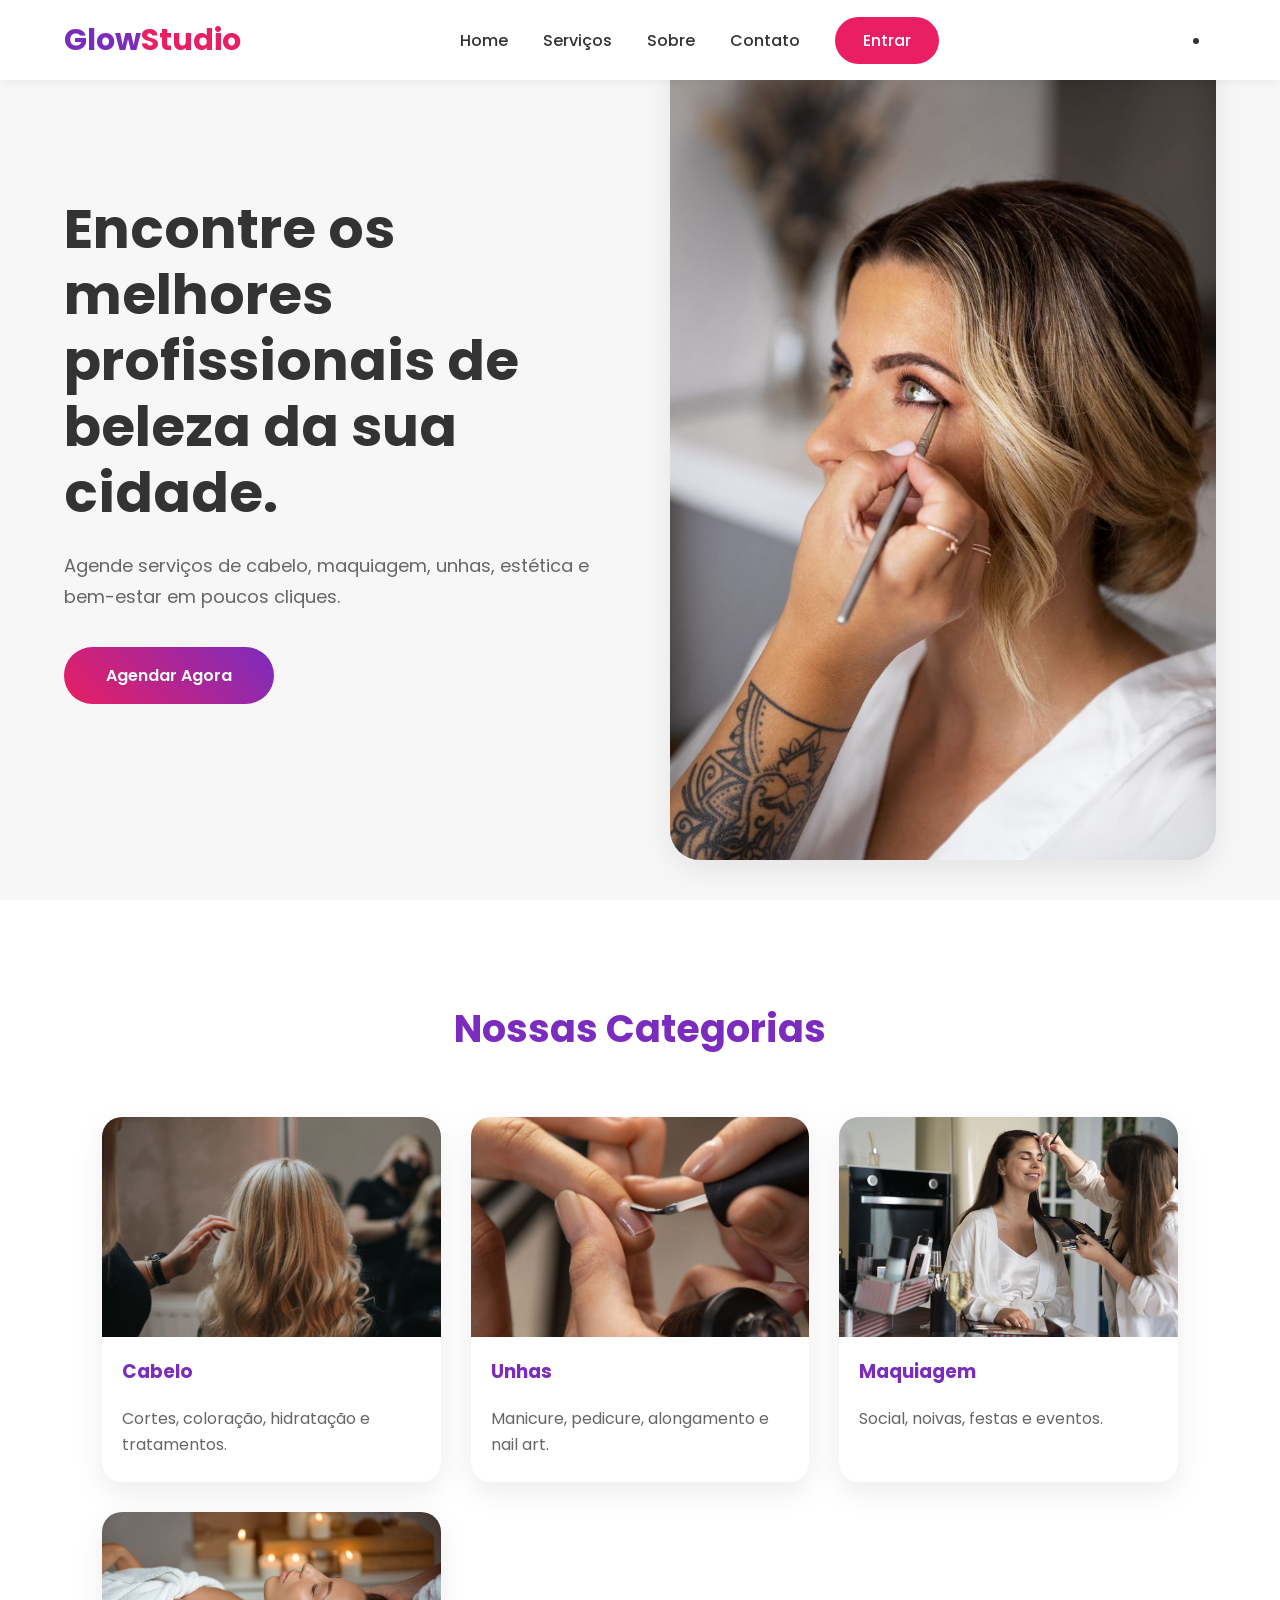
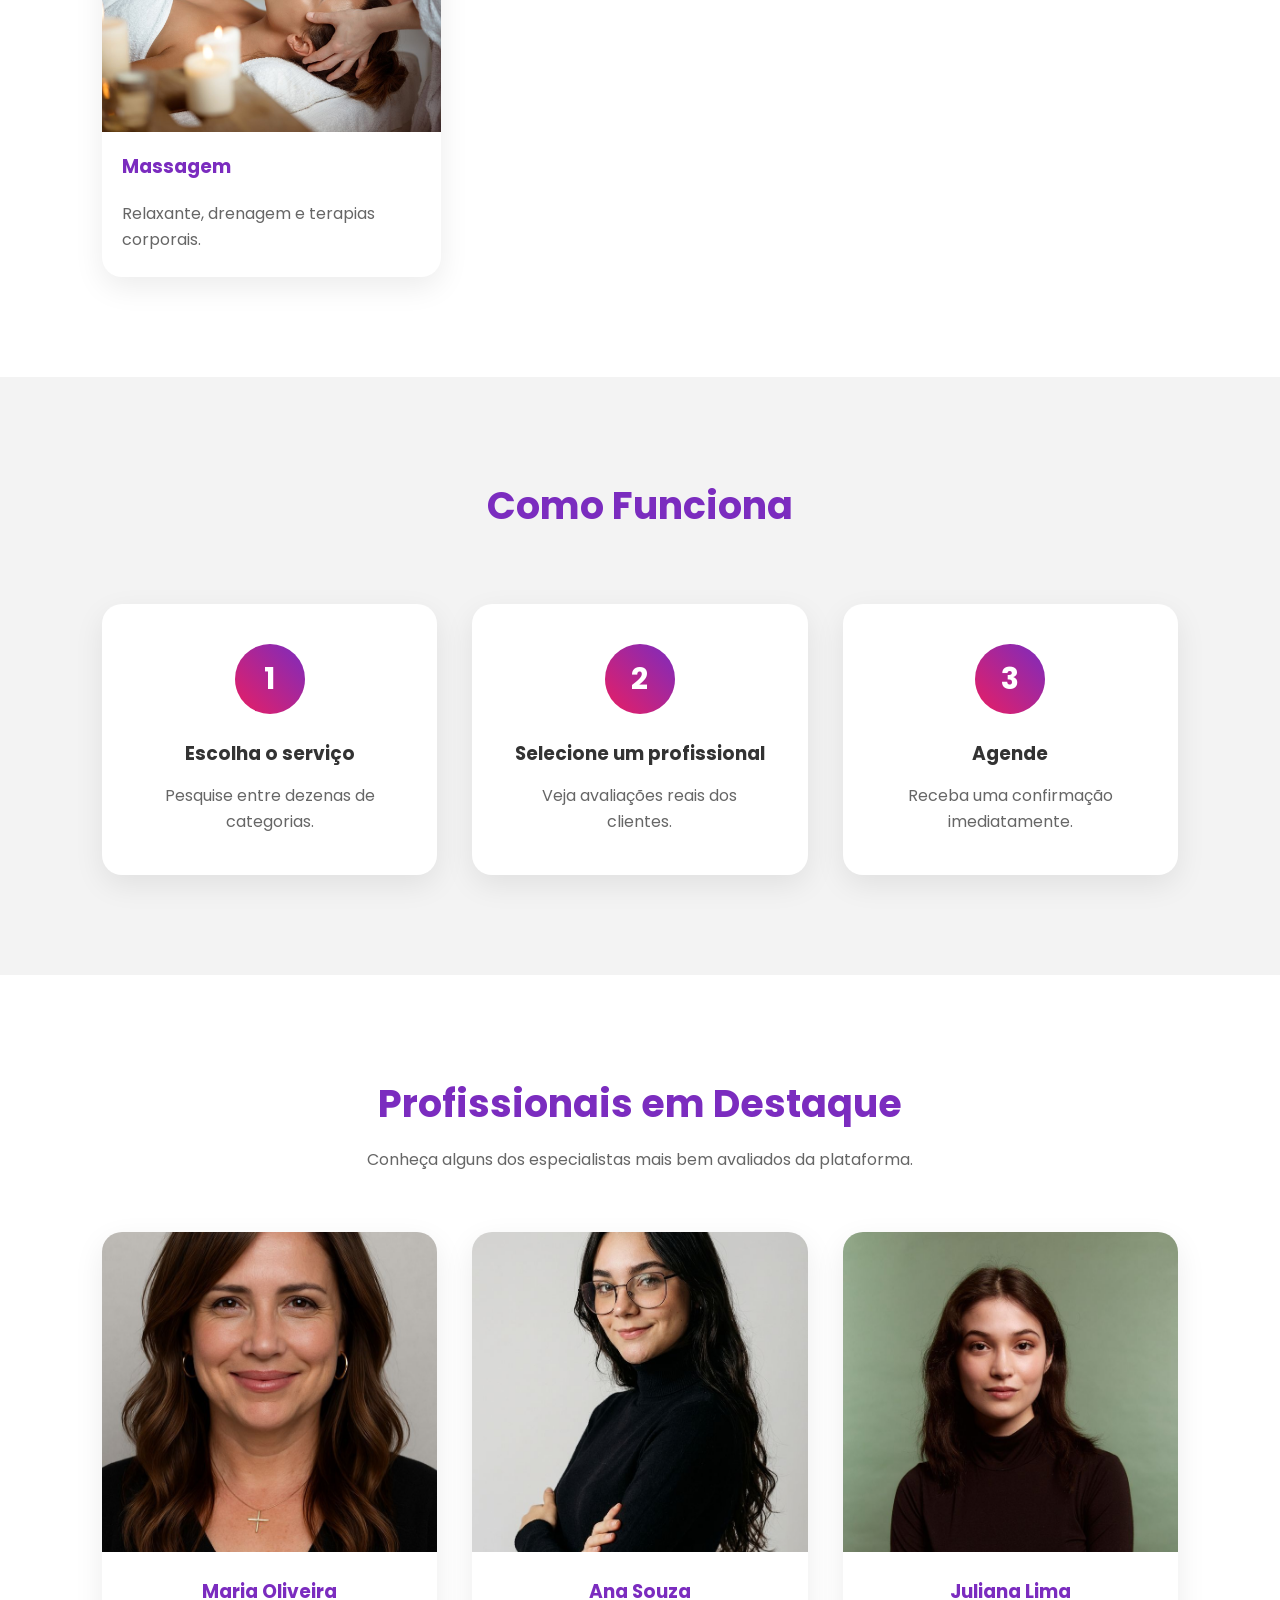
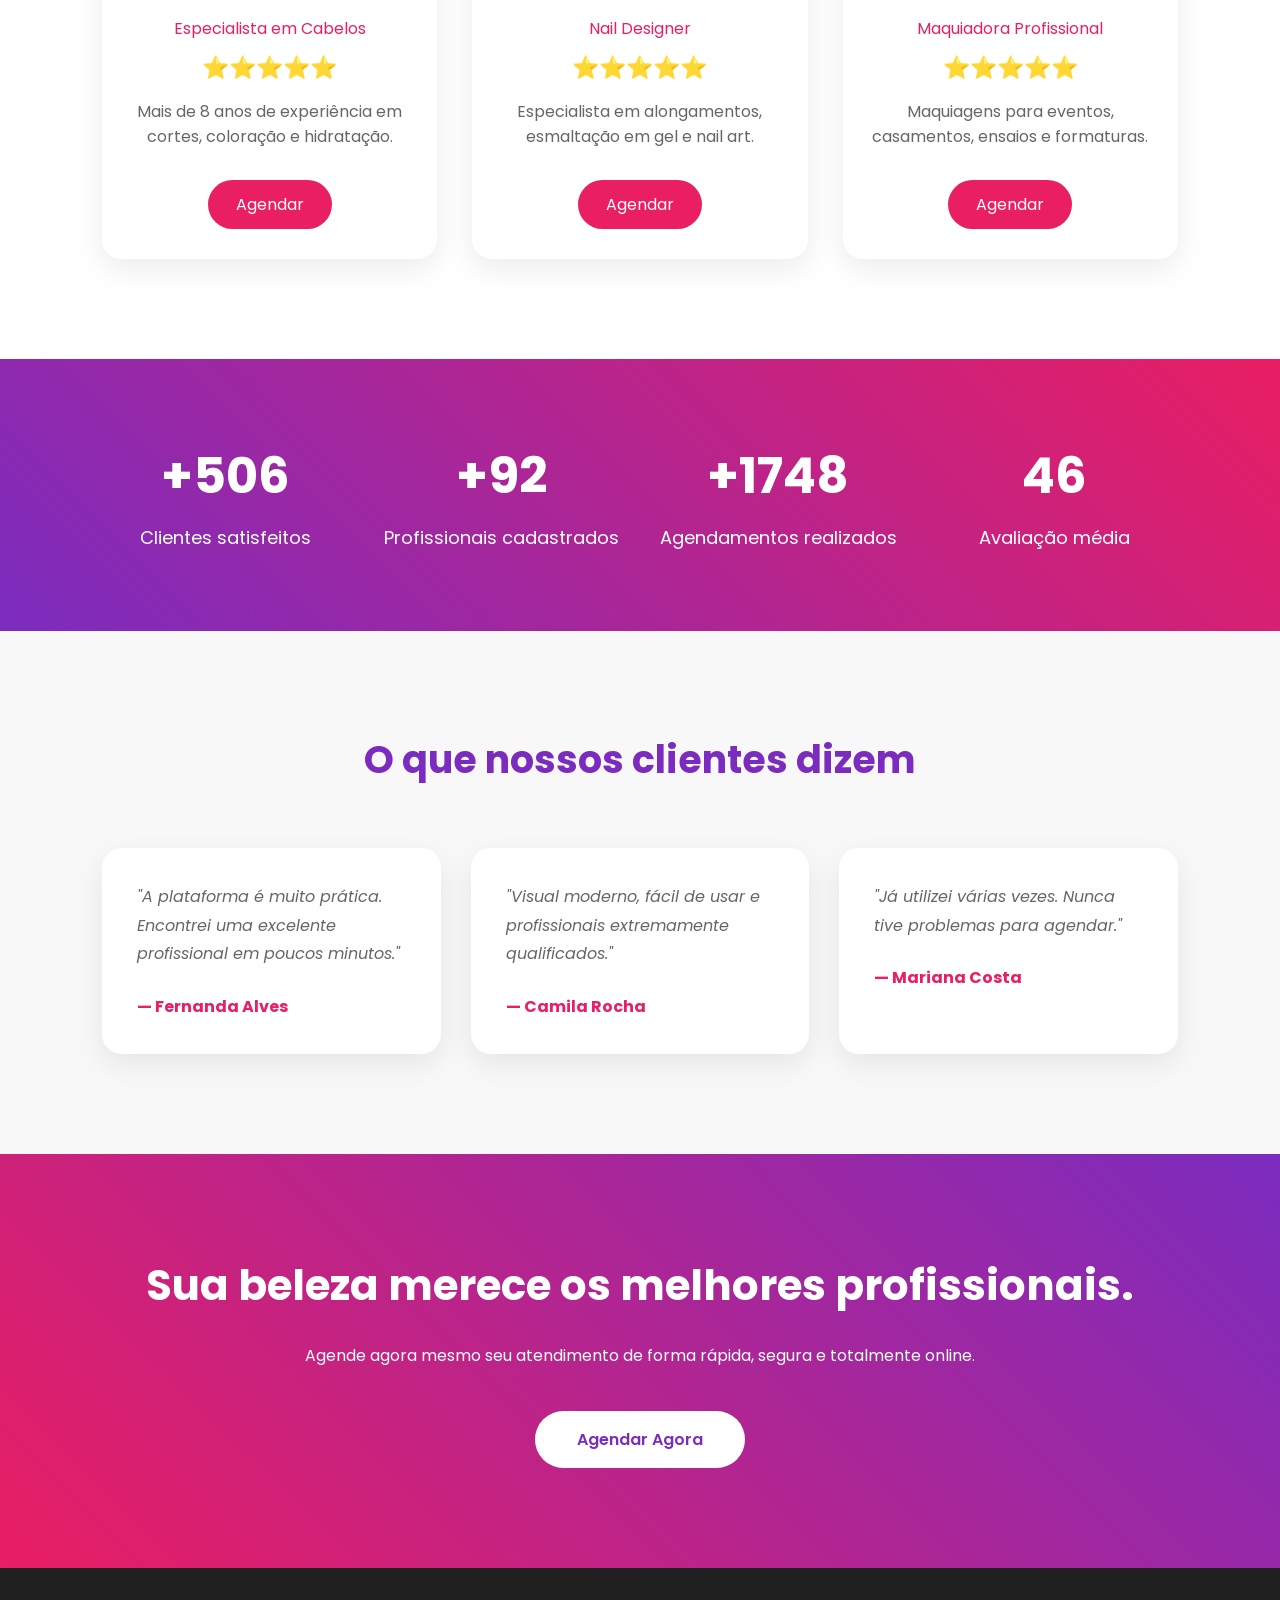
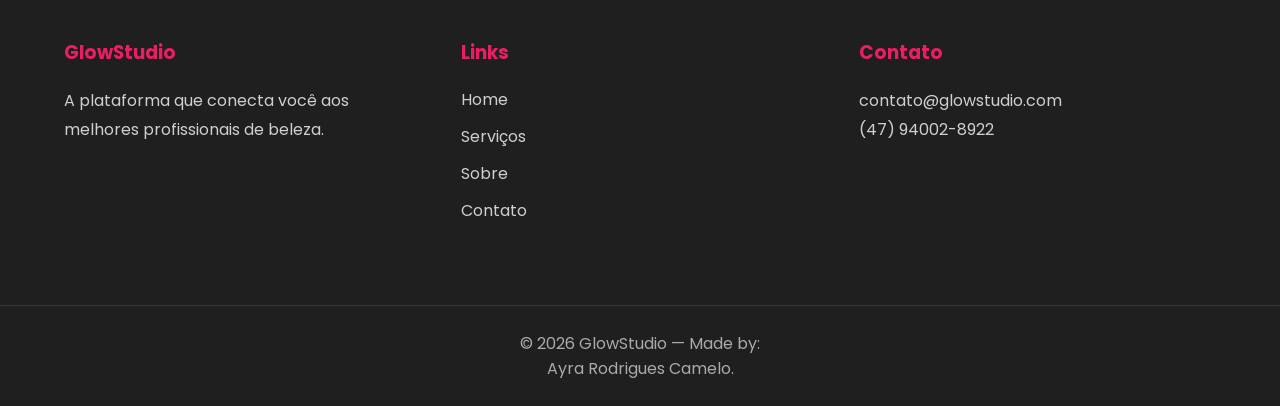
<file: n3_glow/index.html>
<!DOCTYPE html>
<html lang="pt-BR">

<head>
    <meta charset="UTF-8">
    <meta name="viewport" content="width=device-width, initial-scale=1.0">

    <title>Glow Studio</title>

    <link rel="stylesheet" href="css/style.css">

    <link rel="preconnect" href="https://fonts.googleapis.com">

    <link rel="preconnect" href="https://fonts.gstatic.com" crossorigin>

    <link href="https://fonts.googleapis.com/css2?family=Poppins:wght@300;400;500;600;700&display=swap"
        rel="stylesheet">

    <script src="js/script.js" defer></script>

</head>

<body>

    <header>

        <nav class="navbar">

            <div class="logo">

                Glow<span>Studio</span>

            </div>

            <ul class="nav-links">

                <li><a href="index.html">Home</a></li>

                <li><a href="servicos.html">Serviços</a></li>

                <li><a href="sobre.html">Sobre</a></li>

                <li><a href="contato.html">Contato</a></li>

<li id="usuarioArea">
    <a href="login.html" class="login-btn">
        Entrar
    </a>
</li>
            <li id="usuarioArea"></li></ul>
                <li id="usuarioArea"></li>
            <div class="hamburguer">

                <span></span>
                <span></span>
                <span></span>

            </div>

        </nav>

    </header>

    <main>

        <section class="hero">

            <div class="hero-text">

                <h1>Encontre os melhores profissionais de beleza da sua cidade.</h1>

                <p>
                    Agende serviços de cabelo, maquiagem, unhas,
                    estética e bem-estar em poucos cliques.
                </p>

                <a href="servicos.html" class="btn-principal">
                    Agendar Agora
                </a>

            </div>

            <div class="hero-img">

                <img src="images/maquiagemnoiva.jpg" alt="Mulher loira de cabelo amarrado tendo seu rosto maquiado">

            </div>

        </section>

        <section class="categorias">

            <h2>Nossas Categorias</h2>

            <div class="cards">

                <article class="card">

                    <img src="images/cabeloloira.jpg" alt="Mulher sentada de costas com o cabelo loiro solto sendo enrolado">

                    <h3>Cabelo</h3>

                    <p>Cortes, coloração, hidratação e tratamentos.</p>

                </article>

                <article class="card">

                    <img src="images/manicure1.jpg" alt="Unhas">

                    <h3>Unhas</h3>

                    <p>Manicure, pedicure, alongamento e nail art.</p>

                </article>

                <article class="card">

                    <img src="images/maquiagem2.jpg" alt="Maquiagem">

                    <h3>Maquiagem</h3>

                    <p>Social, noivas, festas e eventos.</p>

                </article>

                <article class="card">

                    <img src="images/massagem1.jpg" alt="Massagem">

                    <h3>Massagem</h3>

                    <p>Relaxante, drenagem e terapias corporais.</p>

                </article>

            </div>

        </section>

        <section class="como-funciona">

            <h2>Como Funciona</h2>

            <div class="passos">

                <div class="passo">

                    <span>1</span>

                    <h3>Escolha o serviço</h3>

                    <p>Pesquise entre dezenas de categorias.</p>

                </div>

                <div class="passo">

                    <span>2</span>

                    <h3>Selecione um profissional</h3>

                    <p>Veja avaliações reais dos clientes.</p>

                </div>

                <div class="passo">

                    <span>3</span>

                    <h3>Agende</h3>

                    <p>Receba uma confirmação imediatamente.</p>

                </div>

            </div>

        </section>
                <section class="profissionais">

            <div class="titulo">

                <h2>Profissionais em Destaque</h2>

                <p>Conheça alguns dos especialistas mais bem avaliados da plataforma.</p>

            </div>

            <div class="cards-profissionais">

                <article class="profissional">

                    <img src="images/rosto1.jpg" alt="Profissional Maria">

                    <h3>Maria Oliveira</h3>

                    <span>Especialista em Cabelos</span>

                    <div class="estrelas">
                        ⭐⭐⭐⭐⭐
                    </div>

                    <p>
                        Mais de 8 anos de experiência em cortes,
                        coloração e hidratação.
                    </p>

                    <a href="servicos.html" class="btn-card">
                        Agendar
                    </a>

                </article>

                <article class="profissional">

                    <img src="images/rosto2.jpg" alt="Profissional Ana">

                    <h3>Ana Souza</h3>

                    <span>Nail Designer</span>

                    <div class="estrelas">
                        ⭐⭐⭐⭐⭐
                    </div>

                    <p>
                        Especialista em alongamentos, esmaltação
                        em gel e nail art.
                    </p>

                    <a href="servicos.html" class="btn-card">
                        Agendar
                    </a>

                </article>

                <article class="profissional">

                    <img src="images/rosto3.jpg" alt="Profissional Juliana">

                    <h3>Juliana Lima</h3>

                    <span>Maquiadora Profissional</span>

                    <div class="estrelas">
                        ⭐⭐⭐⭐⭐
                    </div>

                    <p>
                        Maquiagens para eventos, casamentos,
                        ensaios e formaturas.
                    </p>

                    <a href="servicos.html" class="btn-card">
                        Agendar
                    </a>

                </article>

            </div>

        </section>

        <section class="estatisticas">

            <div class="item">

                <h2>+850</h2>

                <p>Clientes satisfeitos</p>

            </div>

            <div class="item">

                <h2>+120</h2>

                <p>Profissionais cadastrados</p>

            </div>

            <div class="item">

                <h2>+3000</h2>

                <p>Agendamentos realizados</p>

            </div>

            <div class="item">

                <h2>4.9★</h2>

                <p>Avaliação média</p>

            </div>

        </section>

        <section class="depoimentos">

            <h2>O que nossos clientes dizem</h2>

            <div class="cards-depoimentos">

                <article>

                    <p>
                        "A plataforma é muito prática.
                        Encontrei uma excelente profissional
                        em poucos minutos."
                    </p>

                    <h4>— Fernanda Alves</h4>

                </article>

                <article>

                    <p>
                        "Visual moderno, fácil de usar e
                        profissionais extremamente qualificados."
                    </p>

                    <h4>— Camila Rocha</h4>

                </article>

                <article>

                    <p>
                        "Já utilizei várias vezes.
                        Nunca tive problemas para agendar."
                    </p>

                    <h4>— Mariana Costa</h4>

                </article>

            </div>

        </section>

        <section class="cta">

            <h2>
                Sua beleza merece os melhores profissionais.
            </h2>

            <p>
                Agende agora mesmo seu atendimento de forma rápida,
                segura e totalmente online.
            </p>

            <a href="servicos.html" class="btn-principal">

                Agendar Agora

            </a>

        </section>

    </main>

    <footer>

        <div class="footer-container">

            <div>

                <h3>GlowStudio</h3>

                <p>
                    A plataforma que conecta você aos melhores
                    profissionais de beleza.
                </p>

            </div>

            <div>

                <h3>Links</h3>

                <a href="index.html">Home</a>

                <a href="servicos.html">Serviços</a>

                <a href="sobre.html">Sobre</a>

                <a href="contato.html">Contato</a>

            </div>

            <div>

                <h3>Contato</h3>

                <p>contato@glowstudio.com</p>

                <p>(47) 94002-8922</p>

            </div>

        </div>

        <div class="copyright">

            © 2026 GlowStudio — Made by:
            <p> Ayra Rodrigues Camelo.</p>
            

        </div>

    </footer>

    <button id="topo">

        ↑

    </button>

</body>

</html>
</file>
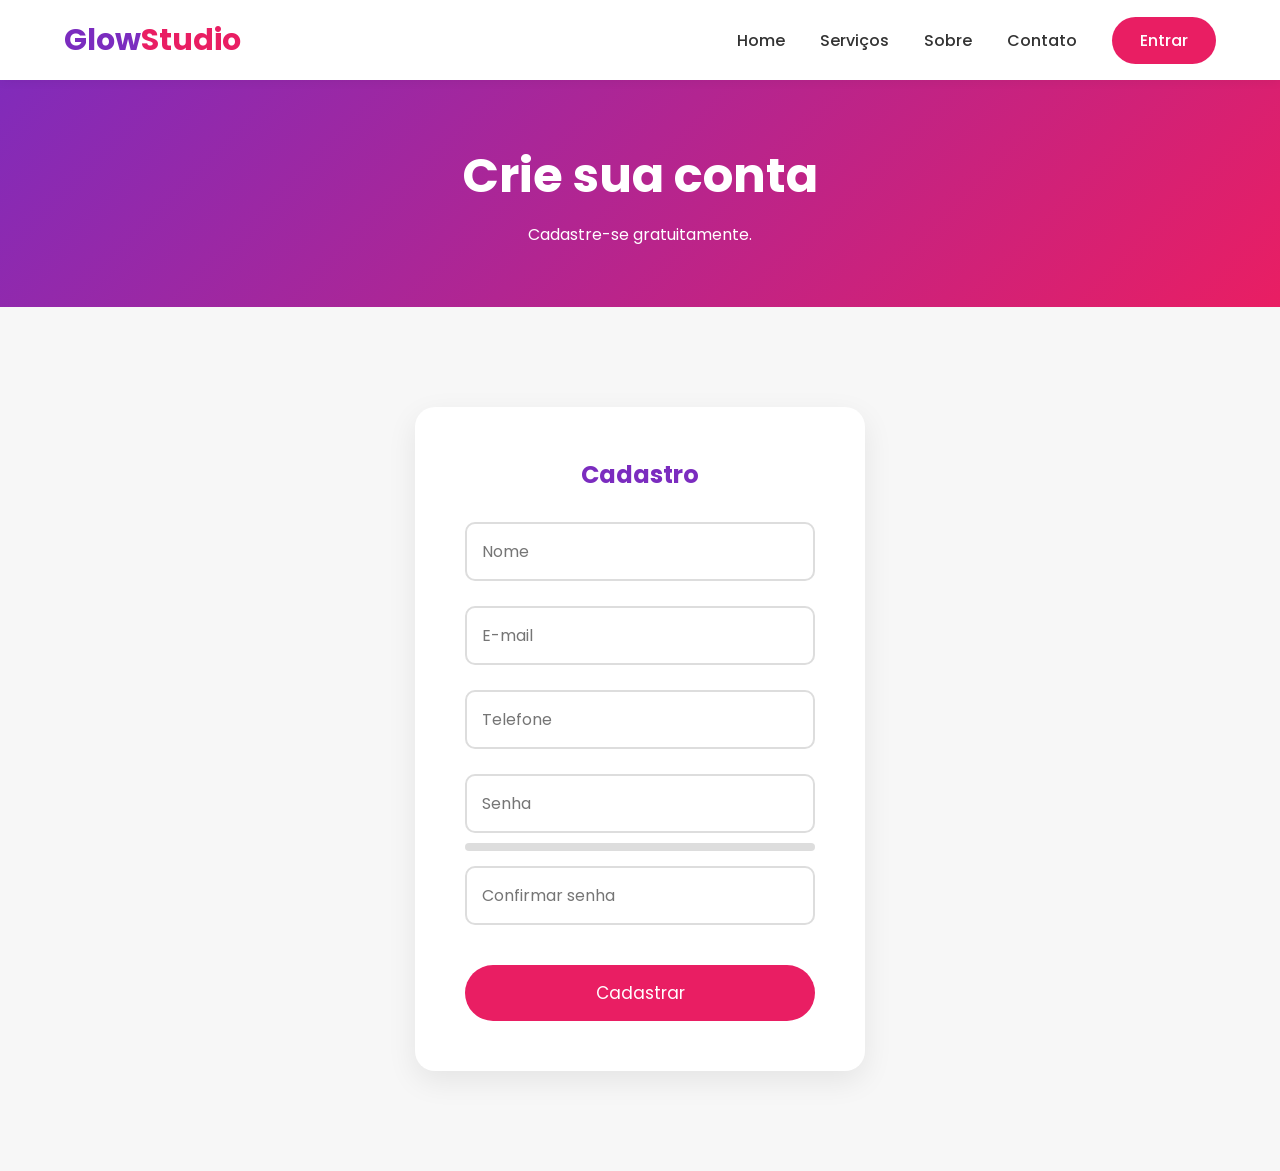
<file: n3_glow/cadastro.html>
<!DOCTYPE html>
<html lang="pt-BR">

<head>

    <meta charset="UTF-8">

    <meta name="viewport" content="width=device-width, initial-scale=1.0">

    <title>Cadastro | Glow Studio</title>

    <link rel="stylesheet" href="css/style.css">

    <script src="js/cadastro.js" defer></script>

</head>

<body>

<header>

<nav class="navbar">

<div class="logo">

Glow<span>Studio</span>

</div>

<ul class="nav-links">

<li><a href="index.html">Home</a></li>

<li><a href="servicos.html">Serviços</a></li>

<li><a href="sobre.html">Sobre</a></li>

<li><a href="contato.html">Contato</a></li>

<li id="usuarioArea">
    <a href="login.html" class="login-btn">
        Entrar
    </a>
</li>
</ul>

<div class="hamburguer">

<span></span>
<span></span>
<span></span>

</div>

</nav>

</header>

<main>

<section class="hero-pagina">

<h1>Crie sua conta</h1>

<p>Cadastre-se gratuitamente.</p>

</section>

<section class="login">

<form id="formCadastro">

<h2>Cadastro</h2>

<input type="text" id="nome" placeholder="Nome">

<small id="erroNome"></small>

<input type="email" id="email" placeholder="E-mail">

<small id="erroEmail"></small>

<input type="tel" id="telefone" placeholder="Telefone">

<small id="erroTelefone"></small>

<input type="password" id="senha" placeholder="Senha">

<div class="barra">

<div id="forca"></div>

</div>

<small id="erroSenha"></small>

<input type="password" id="confirmar" placeholder="Confirmar senha">

<small id="erroConfirmar"></small>

<button>

Cadastrar

</button>

<div id="cadastroSucesso">

Cadastro realizado com sucesso!

</div>

</form>

</section>

</main>

</body>

</html>
</file>
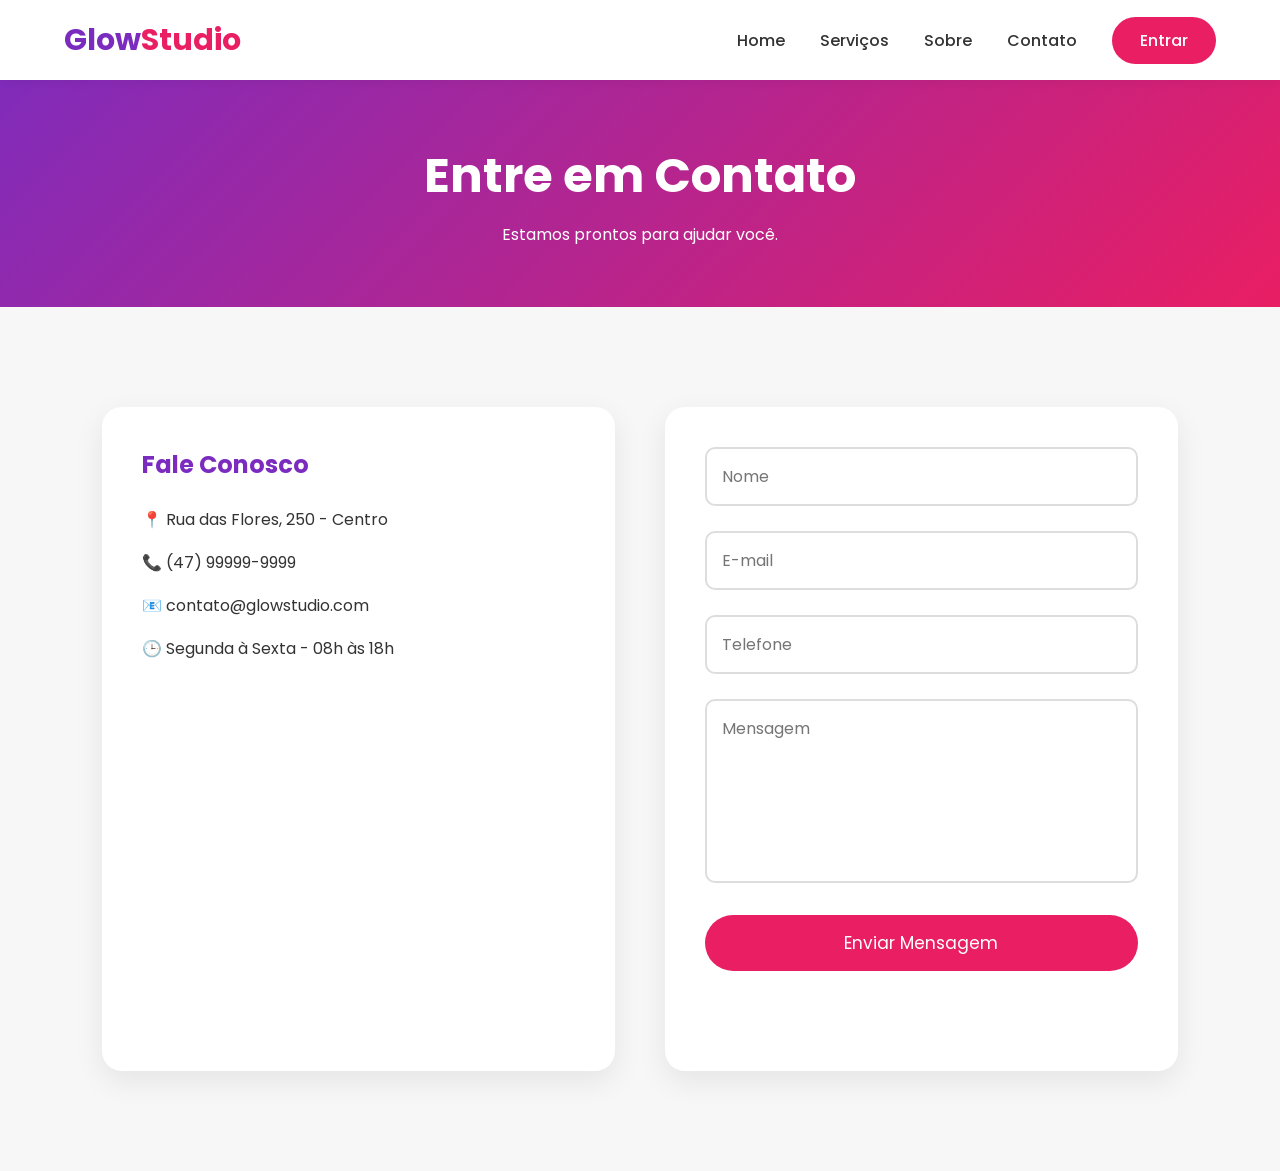
<file: n3_glow/contato.html>
<!DOCTYPE html>
<html lang="pt-BR">

<head>

    <meta charset="UTF-8">

    <meta name="viewport" content="width=device-width, initial-scale=1.0">

    <title>Contato | Glow Studio</title>

    <link rel="stylesheet" href="css/style.css">

    <script src="js/script.js" defer></script>
    <script src="js/validacao.js" defer></script>

</head>

<body>

<header>

<nav class="navbar">

<div class="logo">

Glow<span>Studio</span>

</div>

<ul class="nav-links">

<li><a href="index.html">Home</a></li>

<li><a href="servicos.html">Serviços</a></li>

<li><a href="sobre.html">Sobre</a></li>

<li><a href="contato.html">Contato</a></li>

<li id="usuarioArea">
    <a href="login.html" class="login-btn">
        Entrar
    </a>
</li>
</ul>

<div class="hamburguer">

<span></span>
<span></span>
<span></span>

</div>

</nav>

</header>

<main>

<section class="hero-pagina">

<h1>Entre em Contato</h1>

<p>Estamos prontos para ajudar você.</p>

</section>

<section class="contato">

<div class="informacoes">

<h2>Fale Conosco</h2>

<p>📍 Rua das Flores, 250 - Centro</p>

<p>📞 (47) 99999-9999</p>

<p>📧 contato@glowstudio.com</p>

<p>🕒 Segunda à Sexta - 08h às 18h</p>

<iframe
src="https://www.google.com/maps/embed?pb=!1m18..."
allowfullscreen=""
loading="lazy">
</iframe>

</div>

<div class="formulario">

<form id="formContato">

<input
type="text"
id="nome"
placeholder="Nome">

<small id="erroNome"></small>

<input
type="email"
id="email"
placeholder="E-mail">

<small id="erroEmail"></small>

<input
type="tel"
id="telefone"
placeholder="Telefone">

<small id="erroTelefone"></small>

<textarea
id="mensagem"
rows="6"
placeholder="Mensagem"></textarea>

<small id="erroMensagem"></small>

<button type="submit">

Enviar Mensagem

</button>

</form>

<div id="sucesso">

Mensagem enviada com sucesso!

Entraremos em contato em breve.

</div>

</div>

</section>

</main>

</body>

</html>
</file>
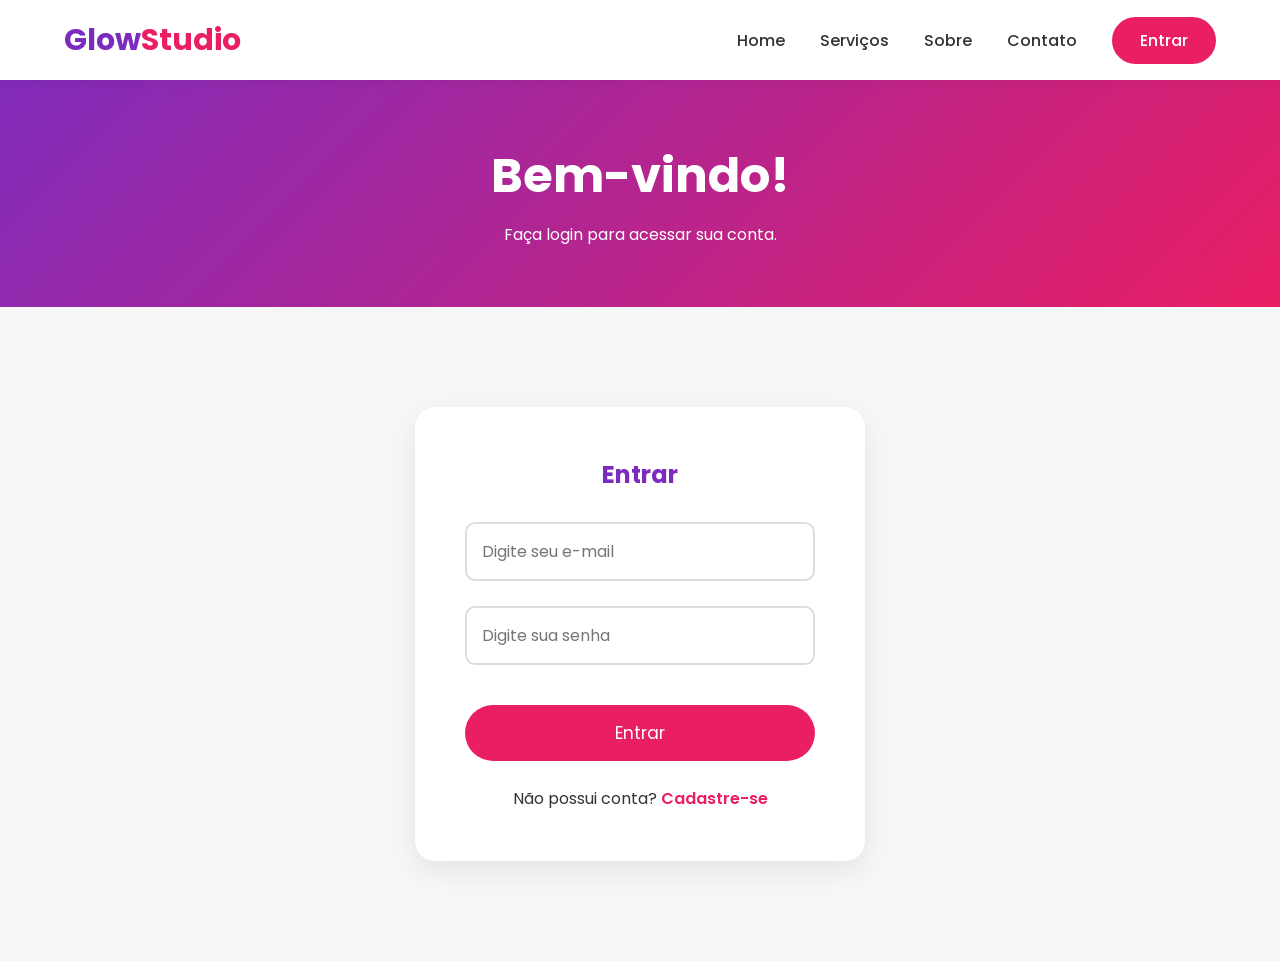
<file: n3_glow/login.html>
<!DOCTYPE html>
<html lang="pt-BR">

<head>

    <meta charset="UTF-8">

    <meta name="viewport" content="width=device-width, initial-scale=1.0">

    <title>Entrar | Glow Studio</title>

    <link rel="stylesheet" href="css/style.css">

    <script src="js/login.js" defer></script>

</head>

<body>

<header>

<nav class="navbar">

<div class="logo">

Glow<span>Studio</span>

</div>

<ul class="nav-links">

<li><a href="index.html">Home</a></li>

<li><a href="servicos.html">Serviços</a></li>

<li><a href="sobre.html">Sobre</a></li>

<li><a href="contato.html">Contato</a></li>

<li id="usuarioArea">
    <a href="login.html" class="login-btn">
        Entrar
    </a>
</li>
</ul>

<div class="hamburguer">

<span></span>
<span></span>
<span></span>

</div>

</nav>

</header>

<main>

<section class="hero-pagina">

<h1>Bem-vindo!</h1>

<p>Faça login para acessar sua conta.</p>

</section>

<section class="login">

<form id="formLogin">

<h2>Entrar</h2>

<input
type="email"
id="email"
placeholder="Digite seu e-mail">

<small id="erroEmail"></small>

<input
type="password"
id="senha"
placeholder="Digite sua senha">

<small id="erroSenha"></small>

<button>

Entrar

</button>

<p>

Não possui conta?

<a href="cadastro.html">

Cadastre-se

</a>

</p>

<div id="loginSucesso">

Login realizado com sucesso!

</div>

</form>

</section>

</main>

</body>

</html>
</file>
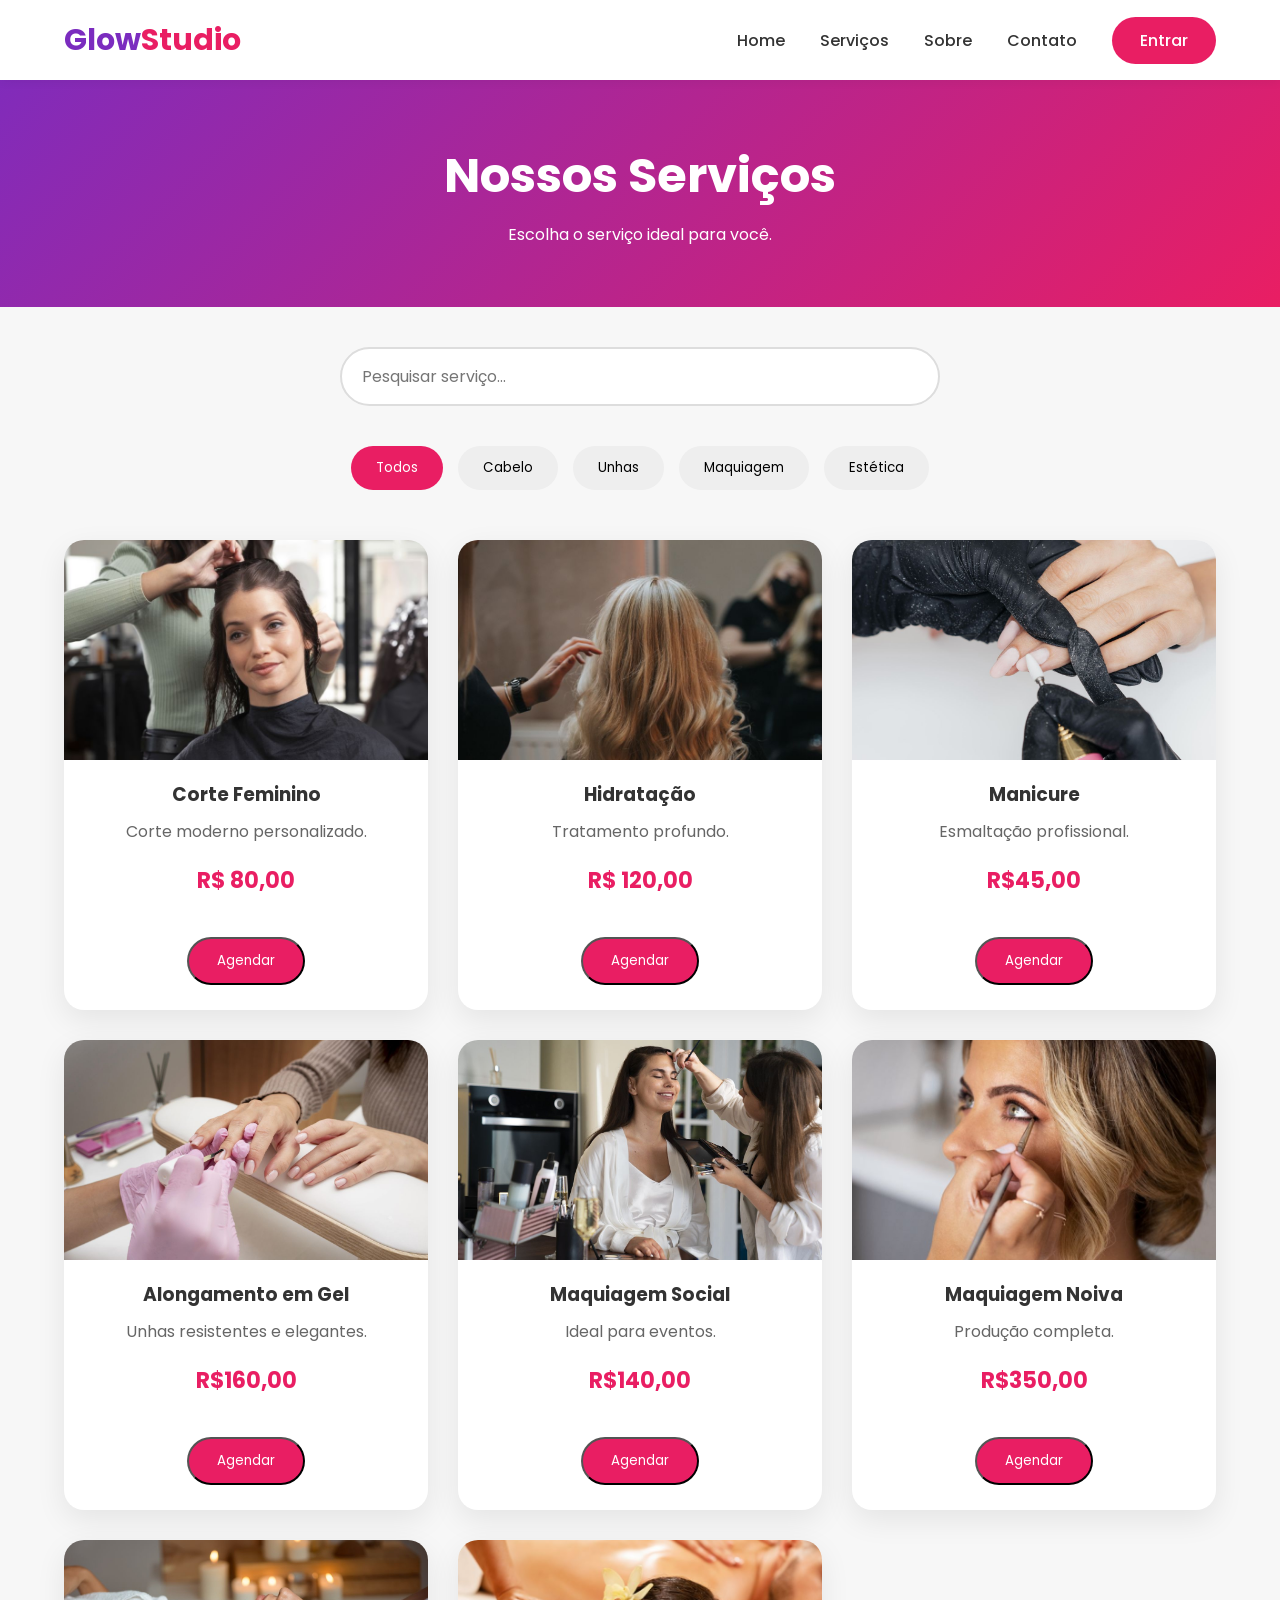
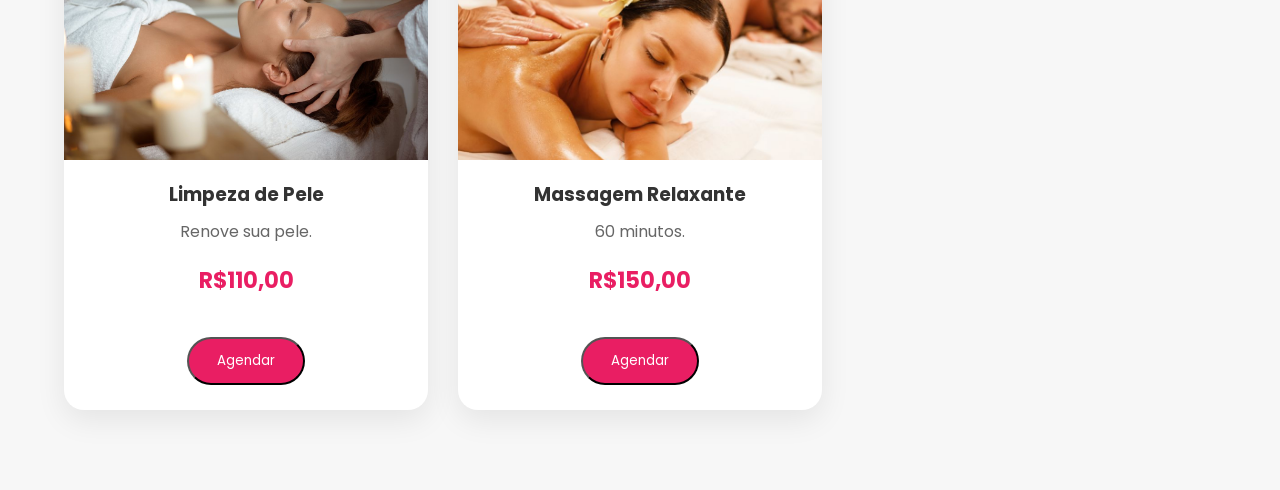
<file: n3_glow/servicos.html>
<!DOCTYPE html>
<html lang="pt-BR">

<head>

    <meta charset="UTF-8">

    <meta name="viewport" content="width=device-width, initial-scale=1.0">

    <title>Serviços | Glow Studio</title>

    <link rel="stylesheet" href="css/style.css">

    <link href="https://fonts.googleapis.com/css2?family=Poppins:wght@300;400;500;600;700&display=swap" rel="stylesheet">

</head>

<body>

<header>

<nav class="navbar">

<div class="logo">

Glow<span>Studio</span>

</div>

<ul class="nav-links">

<li><a href="index.html">Home</a></li>

<li><a href="servicos.html">Serviços</a></li>

<li><a href="sobre.html">Sobre</a></li>

<li><a href="contato.html">Contato</a></li>

<li id="usuarioArea">
    <a href="login.html" class="login-btn">
        Entrar
    </a>
</li>
</ul>

<div class="hamburguer">

<span></span>

<span></span>

<span></span>

</div>

</nav>

</header>

<main>

<section class="hero-pagina">

<h1>Nossos Serviços</h1>

<p>Escolha o serviço ideal para você.</p>

</section>

<section class="pesquisa">

<input

type="text"

id="buscar"

placeholder="Pesquisar serviço...">

</section>

<section class="filtros">

<button class="ativo" data-filter="todos">Todos</button>

<button data-filter="cabelo">Cabelo</button>

<button data-filter="unhas">Unhas</button>

<button data-filter="maquiagem">Maquiagem</button>

<button data-filter="estetica">Estética</button>

</section>

<section class="servicos-grid">

    <article class="servico cabelo">

<img src="images/cabelomorena.jpg">

<h3>Corte Feminino</h3>

<p>Corte moderno personalizado.</p>

<span>R$ 80,00</span>

<button class="btn-card agendar">

Agendar

</button>

</article>

<article class="servico cabelo">

<img src="images/cabeloloira.jpg">

<h3>Hidratação</h3>

<p>Tratamento profundo.</p>

<span>R$ 120,00</span>

<button class="btn-card agendar">

Agendar

</button>

</article>

<article class="servico unhas">

<img src="images/manicure2.jpg">

<h3>Manicure</h3>

<p>Esmaltação profissional.</p>

<span>R$45,00</span>

<button class="btn-card agendar">

Agendar

</button>

</article>

<article class="servico unhas">

<img src="images/manicure3.jpg">

<h3>Alongamento em Gel</h3>

<p>Unhas resistentes e elegantes.</p>

<span>R$160,00</span>

<button class="btn-card agendar">

Agendar

</button>

</article>

<article class="servico maquiagem">

<img src="images/maquiagem2.jpg">

<h3>Maquiagem Social</h3>

<p>Ideal para eventos.</p>

<span>R$140,00</span>

<button class="btn-card agendar">

Agendar

</button>

</article>

<article class="servico maquiagem">

<img src="images/maquiagemnoiva.jpg">

<h3>Maquiagem Noiva</h3>

<p>Produção completa.</p>

<span>R$350,00</span>

<button class="btn-card agendar">

Agendar

</button>

</article>

<article class="servico estetica">

<img src="images/massagem1.jpg">

<h3>Limpeza de Pele</h3>

<p>Renove sua pele.</p>

<span>R$110,00</span>

<button class="btn-card agendar">

Agendar

</button>

</article>

<article class="servico estetica">

<img src="images/massagem2.jpg">

<h3>Massagem Relaxante</h3>

<p>60 minutos.</p>

<span>R$150,00</span>

<button class="btn-card agendar">

Agendar

</button>

</article>

</section>

<div class="modal">

<div class="modal-content">

<h2>Agendamento realizado!</h2>

<p>

Seu pedido foi enviado com sucesso.

</p>

<button id="fechar">

Fechar

</button>

</div>

</div>

</main>

<script src="js/script.js"></script>

<script src="js/servicos.js"></script>

</body>

</html>
</file>
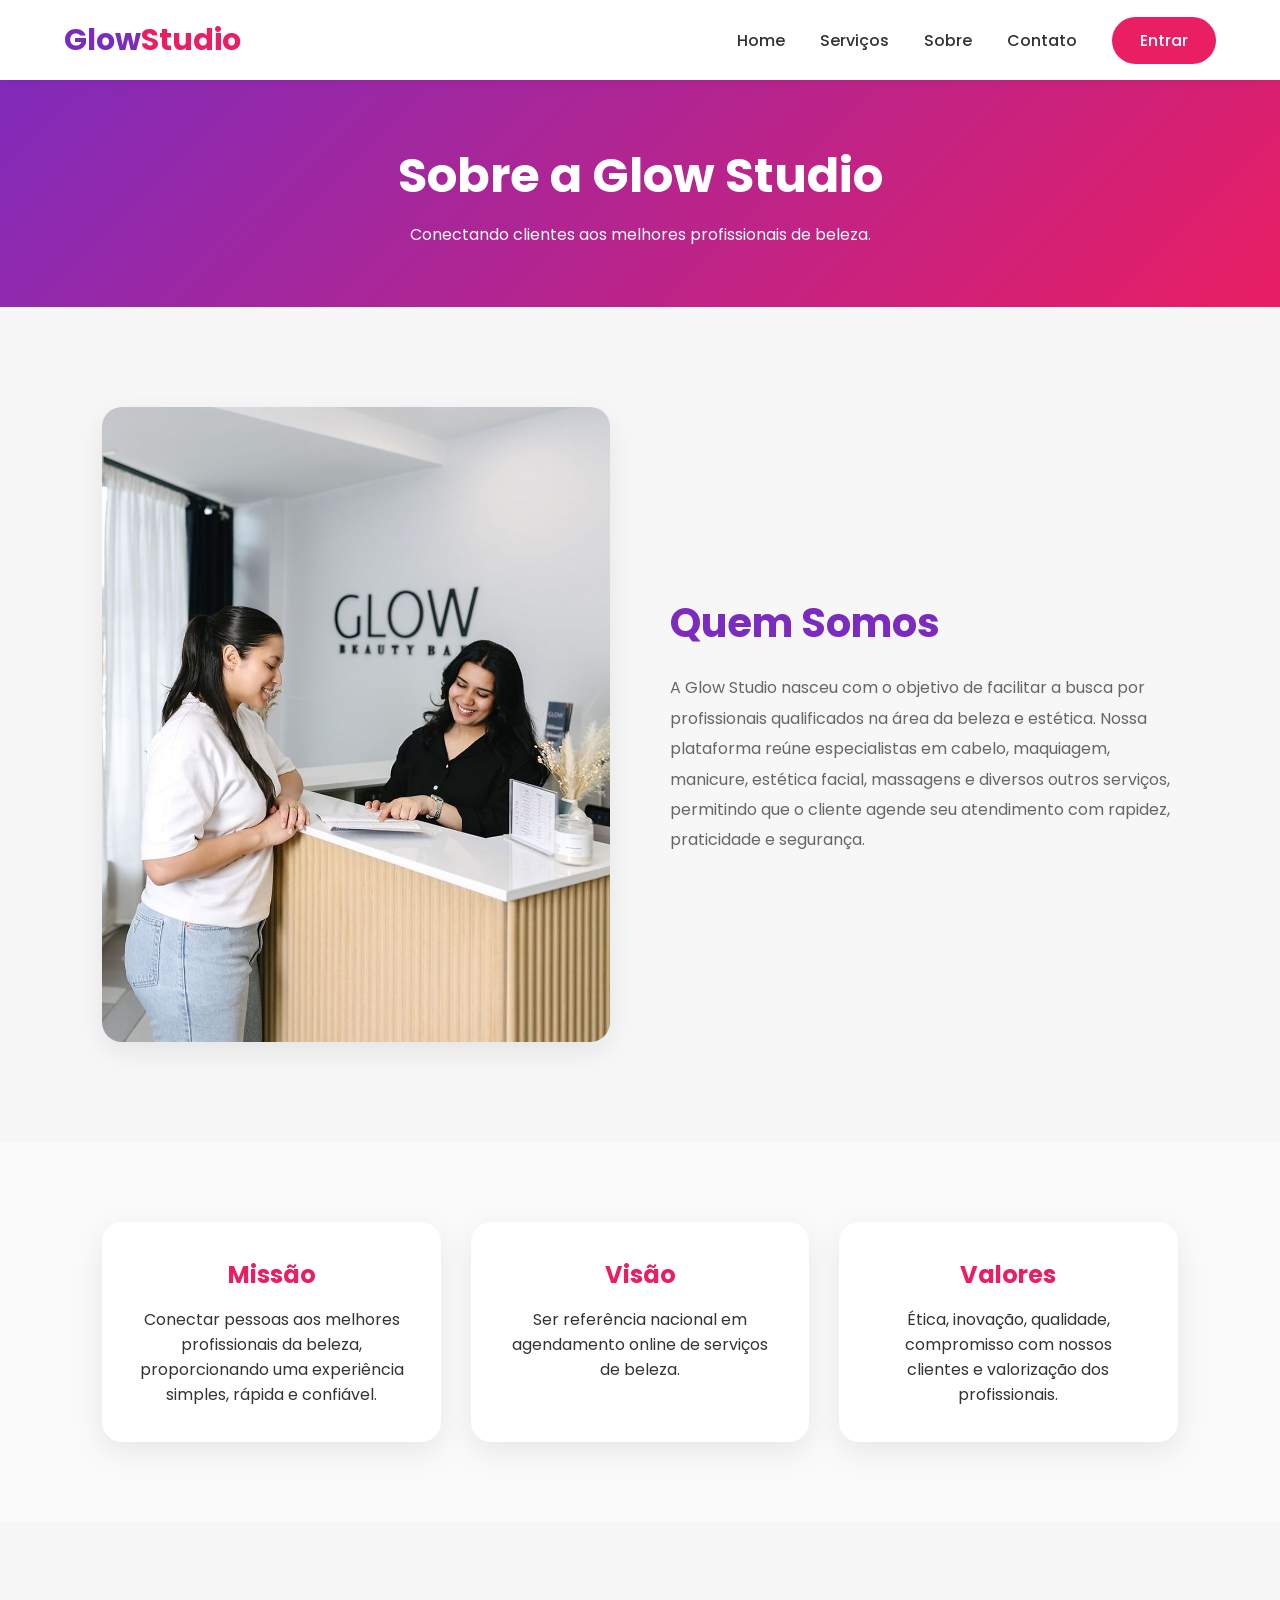
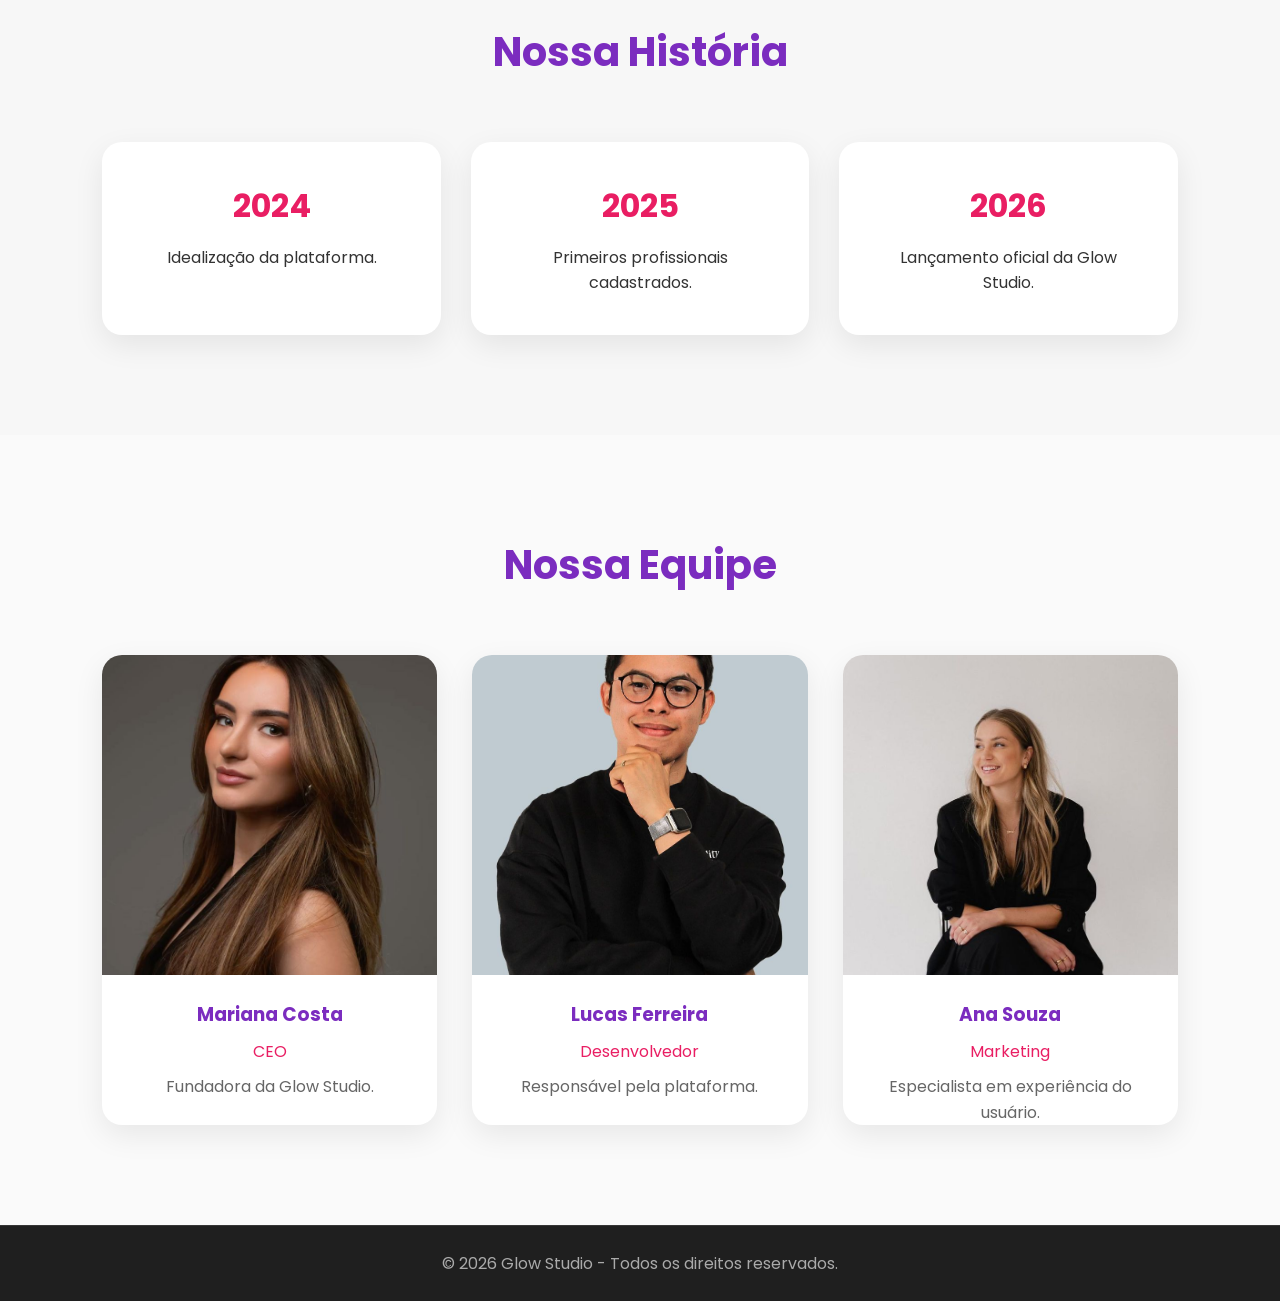
<file: n3_glow/sobre.html>
<!DOCTYPE html>
<html lang="pt-BR">

<head>

    <meta charset="UTF-8">

    <meta name="viewport" content="width=device-width, initial-scale=1.0">

    <title>Sobre | Glow Studio</title>

    <link rel="stylesheet" href="css/style.css">

    <link href="https://fonts.googleapis.com/css2?family=Poppins:wght@300;400;500;600;700&display=swap" rel="stylesheet">

</head>

<body>

<header>

<nav class="navbar">

<div class="logo">

Glow<span>Studio</span>

</div>

<ul class="nav-links">

<li><a href="index.html">Home</a></li>

<li><a href="servicos.html">Serviços</a></li>

<li><a href="sobre.html">Sobre</a></li>

<li><a href="contato.html">Contato</a></li>

<li id="usuarioArea">
    <a href="login.html" class="login-btn">
        Entrar
    </a>
</li>
</ul>

<div class="hamburguer">

<span></span>
<span></span>
<span></span>

</div>

</nav>

</header>

<main>

<section class="hero-pagina">

<h1>Sobre a Glow Studio</h1>

<p>Conectando clientes aos melhores profissionais de beleza.</p>

</section>

<section class="sobre">

<div class="sobre-img">

<img src="images/equipeglow.jpg" alt="Equipe Glow Studio">

</div>

<div class="sobre-texto">

<h2>Quem Somos</h2>

<p>

A Glow Studio nasceu com o objetivo de facilitar a busca por profissionais
qualificados na área da beleza e estética.

Nossa plataforma reúne especialistas em cabelo,
maquiagem, manicure, estética facial, massagens
e diversos outros serviços, permitindo que o cliente
agende seu atendimento com rapidez, praticidade
e segurança.

</p>

</div>

</section>

<section class="missao">

<div>

<h2>Missão</h2>

<p>

Conectar pessoas aos melhores profissionais da beleza,
proporcionando uma experiência simples, rápida e confiável.

</p>

</div>

<div>

<h2>Visão</h2>

<p>

Ser referência nacional em agendamento online
de serviços de beleza.

</p>

</div>

<div>

<h2>Valores</h2>

<p>

Ética, inovação, qualidade,
compromisso com nossos clientes
e valorização dos profissionais.

</p>

</div>

</section>

<section class="timeline">

<h2>Nossa História</h2>

<div class="linha">

<div class="evento">

<h3>2024</h3>

<p>Idealização da plataforma.</p>

</div>

<div class="evento">

<h3>2025</h3>

<p>Primeiros profissionais cadastrados.</p>

</div>

<div class="evento">

<h3>2026</h3>

<p>Lançamento oficial da Glow Studio.</p>

</div>

</div>

</section>

<section class="equipe">

<h2>Nossa Equipe</h2>

<div class="cards-profissionais">

<article class="profissional">

<img src="images/dona.jpg">

<h3>Mariana Costa</h3>

<span>CEO</span>

<p>Fundadora da Glow Studio.</p>

</article>

<article class="profissional">

<img src="images/dev.jpg">

<h3>Lucas Ferreira</h3>

<span>Desenvolvedor</span>

<p>Responsável pela plataforma.</p>

</article>

<article class="profissional">

<img src="images/marketing.jpg">

<h3>Ana Souza</h3>

<span>Marketing</span>

<p>Especialista em experiência do usuário.</p>

</article>

</div>

</section>

<footer>

<div class="copyright">

© 2026 Glow Studio - Todos os direitos reservados.

</div>

</footer>

<script src="js/script.js"></script>

</body>

</html>
</file>
<file: n3_glow/css/style.css>
/* ===========================
   GOOGLE FONT
=========================== */
@import url('https://fonts.googleapis.com/css2?family=Poppins:wght@300;400;500;600;700;800&display=swap');

/* ===========================
   RESET
=========================== */

*{
    margin:0;
    padding:0;
    box-sizing:border-box;
    font-family:'Poppins',sans-serif;
    scroll-behavior:smooth;
}

body{
    background:#f7f7f7;
    color:#333;
    overflow-x:hidden;
}

img{
    width:100%;
    display:block;
}

a{
    text-decoration:none;
}

ul{
    list-style:none;
}

/* ===========================
   CORES
=========================== */

:root{

    --rosa:#E91E63;
    --roxo:#7B2CBF;
    --rosaClaro:#FFD6E8;
    --cinza:#f3f3f3;
    --escuro:#222;
    --branco:#fff;
    --sombra:0 10px 30px rgba(0,0,0,.08);

}

/* ===========================
   HEADER
=========================== */

header{

    width:100%;
    background:white;
    position:fixed;
    top:0;
    left:0;
    z-index:1000;
    box-shadow:0 2px 10px rgba(0,0,0,.05);

}

/* ===========================
   NAVBAR
=========================== */

.navbar{

    width:90%;
    max-width:1300px;

    margin:auto;

    display:flex;
    justify-content:space-between;
    align-items:center;

    height:80px;

}

.logo{

    font-size:30px;
    font-weight:700;
    color:var(--roxo);

}

.logo span{

    color:var(--rosa);

}

.nav-links{

    display:flex;
    gap:35px;

}

.nav-links a{

    color:#333;
    font-weight:500;
    transition:.3s;

}

.nav-links a:hover{

    color:var(--rosa);

}

.login-btn{

    background:var(--rosa);
    color:white!important;
    padding:12px 28px;
    border-radius:40px;

    transition:.3s;

}

.login-btn:hover{

    background:var(--roxo);

}

/* ===========================
   MENU HAMBURGUER
=========================== */

.hamburguer{

    display:none;
    cursor:pointer;

}

.hamburguer span{

    width:28px;
    height:3px;
    background:#333;
    display:block;
    margin:6px;

}

/* ===========================
   HERO
=========================== */

.hero{

    width:90%;
    max-width:1300px;

    margin:auto;

    min-height:100vh;

    display:grid;
    grid-template-columns:1fr 1fr;

    align-items:center;

    gap:60px;

}

.hero-text h1{

    font-size:55px;

    line-height:1.2;

    margin-bottom:25px;

}

.hero-text p{

    font-size:18px;

    color:#666;

    margin-bottom:35px;

    line-height:1.7;

}

.hero-img img{

    border-radius:30px;

    box-shadow:var(--sombra);

}

/* ===========================
   BOTÕES
=========================== */

.btn-principal{

    display:inline-block;

    background:linear-gradient(45deg,var(--rosa),var(--roxo));

    color:white;

    padding:16px 42px;

    border-radius:50px;

    transition:.4s;

    font-weight:600;

}

.btn-principal:hover{

    transform:translateY(-5px);

    box-shadow:0 15px 35px rgba(0,0,0,.2);

}

.btn-card{

    display:inline-block;

    margin-top:20px;

    padding:12px 28px;

    border-radius:30px;

    background:var(--rosa);

    color:white;

    transition:.3s;

}

.btn-card:hover{

    background:var(--roxo);

}
/*====================================
            CATEGORIAS
====================================*/

.categorias{

    padding:100px 8%;

    background:#fff;

}

.categorias h2{

    text-align:center;

    font-size:38px;

    margin-bottom:60px;

    color:var(--roxo);

}

.cards{

    display:grid;

    grid-template-columns:repeat(auto-fit,minmax(250px,1fr));

    gap:30px;

}

.card{

    background:#fff;

    border-radius:20px;

    overflow:hidden;

    box-shadow:var(--sombra);

    transition:.4s;

    cursor:pointer;

}

.card:hover{

    transform:translateY(-10px);

}

.card img{

    height:220px;

    object-fit:cover;

}

.card h3{

    margin:20px;

    color:var(--roxo);

}

.card p{

    margin:0 20px 25px;

    color:#666;

    line-height:1.6;

}

/*====================================
         COMO FUNCIONA
====================================*/

.como-funciona{

    padding:100px 8%;

    background:var(--cinza);

}

.como-funciona h2{

    text-align:center;

    font-size:38px;

    margin-bottom:70px;

    color:var(--roxo);

}

.passos{

    display:grid;

    grid-template-columns:repeat(auto-fit,minmax(250px,1fr));

    gap:35px;

}

.passo{

    background:white;

    border-radius:20px;

    padding:40px;

    text-align:center;

    box-shadow:var(--sombra);

    transition:.4s;

}

.passo:hover{

    transform:translateY(-10px);

}

.passo span{

    width:70px;

    height:70px;

    background:linear-gradient(45deg,var(--rosa),var(--roxo));

    color:white;

    border-radius:50%;

    display:flex;

    align-items:center;

    justify-content:center;

    margin:auto;

    font-size:30px;

    font-weight:bold;

    margin-bottom:25px;

}

.passo h3{

    margin-bottom:15px;

}

.passo p{

    color:#666;

    line-height:1.6;

}

/*====================================
      PROFISSIONAIS
====================================*/

.profissionais{

    padding:100px 8%;

    background:white;

}

.titulo{

    text-align:center;

    margin-bottom:60px;

}

.titulo h2{

    font-size:38px;

    color:var(--roxo);

}

.titulo p{

    margin-top:15px;

    color:#666;

}

.cards-profissionais{

    display:grid;

    grid-template-columns:repeat(auto-fit,minmax(300px,1fr));

    gap:35px;

}

.profissional{

    background:white;

    border-radius:20px;

    overflow:hidden;

    box-shadow:var(--sombra);

    transition:.4s;

    text-align:center;

}

.profissional:hover{

    transform:translateY(-10px);

}

.profissional img{

    height:320px;

    object-fit:cover;

}

.profissional h3{

    margin-top:25px;

    color:var(--roxo);

}

.profissional span{

    color:var(--rosa);

    display:block;

    margin:10px 0;

}

.estrelas{

    color:#FFD700;

    font-size:22px;

    margin-bottom:15px;

}

.profissional p{

    padding:0 25px;

    color:#666;

    line-height:1.6;

}

.profissional .btn-card{

    margin:30px 0;

}

/*====================================
        ESTATÍSTICAS
====================================*/

.estatisticas{

    padding:80px 8%;

    display:grid;

    grid-template-columns:repeat(auto-fit,minmax(200px,1fr));

    gap:30px;

    background:linear-gradient(45deg,var(--roxo),var(--rosa));

    color:white;

}

.item{

    text-align:center;

}

.item h2{

    font-size:50px;

    margin-bottom:10px;

}

.item p{

    font-size:18px;

}
/*====================================
          DEPOIMENTOS
====================================*/

.depoimentos{

    padding:100px 8%;
    background:#f8f8f8;

}

.depoimentos h2{

    text-align:center;
    font-size:38px;
    color:var(--roxo);
    margin-bottom:60px;

}

.cards-depoimentos{

    display:grid;
    grid-template-columns:repeat(auto-fit,minmax(300px,1fr));
    gap:30px;

}

.cards-depoimentos article{

    background:#fff;
    padding:35px;
    border-radius:20px;
    box-shadow:var(--sombra);
    transition:.4s;

}

.cards-depoimentos article:hover{

    transform:translateY(-10px);

}

.cards-depoimentos p{

    color:#666;
    line-height:1.8;
    font-style:italic;

}

.cards-depoimentos h4{

    margin-top:25px;
    color:var(--rosa);

}

/*====================================
               CTA
====================================*/

.cta{

    padding:100px 8%;
    text-align:center;
    background:linear-gradient(45deg,var(--rosa),var(--roxo));
    color:white;

}

.cta h2{

    font-size:42px;
    margin-bottom:25px;

}

.cta p{

    max-width:700px;
    margin:auto;
    line-height:1.8;
    margin-bottom:40px;

}

.cta .btn-principal{

    background:white;
    color:var(--roxo);

}

.cta .btn-principal:hover{

    color:white;
    background:#222;

}

/*====================================
              FOOTER
====================================*/

footer{

    background:#1f1f1f;
    color:white;

}

.footer-container{

    width:90%;
    max-width:1300px;

    margin:auto;

    padding:70px 0;

    display:grid;
    grid-template-columns:repeat(auto-fit,minmax(250px,1fr));

    gap:40px;

}

.footer-container h3{

    margin-bottom:20px;
    color:var(--rosa);

}

.footer-container p{

    color:#cfcfcf;
    line-height:1.8;

}

.footer-container a{

    display:block;
    color:#cfcfcf;
    margin-bottom:12px;
    transition:.3s;

}

.footer-container a:hover{

    color:white;
    padding-left:8px;

}

.copyright{

    border-top:1px solid rgba(255,255,255,.1);

    text-align:center;

    padding:25px;

    color:#aaa;

}

/*====================================
      BOTÃO VOLTAR AO TOPO
====================================*/

#topo{

    position:fixed;

    right:30px;

    bottom:30px;

    width:55px;

    height:55px;

    border:none;

    border-radius:50%;

    background:var(--rosa);

    color:white;

    font-size:22px;

    cursor:pointer;

    box-shadow:var(--sombra);

    transition:.3s;

    display:none;

}

#topo:hover{

    background:var(--roxo);

    transform:translateY(-5px);

}

/*====================================
         RESPONSIVIDADE
====================================*/

@media(max-width:991px){

.hero{

    grid-template-columns:1fr;
    text-align:center;
    padding-top:140px;

}

.hero h1{

    font-size:42px;

}

.hero-img{

    order:-1;

}

.nav-links{

    position:fixed;

    top:80px;

    right:-100%;

    width:280px;

    height:calc(100vh - 80px);

    background:white;

    display:flex;

    flex-direction:column;

    justify-content:flex-start;

    align-items:center;

    padding-top:40px;

    transition:.4s;

    box-shadow:-10px 0 20px rgba(0,0,0,.08);

}

.nav-links.active{

    right:0;

}

.hamburguer{

    display:block;

}

}

@media(max-width:768px){

.hero h1{

    font-size:34px;

}

.hero p{

    font-size:16px;

}

.categorias h2,
.como-funciona h2,
.titulo h2,
.depoimentos h2,
.cta h2{

    font-size:30px;

}

.btn-principal{

    width:100%;
    text-align:center;

}

.cards,
.passos,
.cards-profissionais,
.cards-depoimentos{

    grid-template-columns:1fr;

}

.footer-container{

    text-align:center;

}

#topo{

    right:20px;
    bottom:20px;

}

}

@media(max-width:480px){

.logo{

    font-size:24px;

}

.hero{

    width:95%;

}

.hero h1{

    font-size:28px;

}

.hero p{

    font-size:15px;

}

}
/* ===== Página Serviços ===== */

.hero-pagina{
    padding:140px 20px 60px;
    text-align:center;
    background:linear-gradient(135deg,var(--roxo),var(--rosa));
    color:#fff;
}

.hero-pagina h1{
    font-size:48px;
    margin-bottom:10px;
}

.pesquisa{
    width:90%;
    max-width:600px;
    margin:40px auto;
}

.pesquisa input{
    width:100%;
    padding:15px 20px;
    border:2px solid #ddd;
    border-radius:50px;
    font-size:16px;
}

.filtros{
    display:flex;
    justify-content:center;
    flex-wrap:wrap;
    gap:15px;
    margin-bottom:50px;
}

.filtros button{
    padding:12px 25px;
    border:none;
    border-radius:30px;
    cursor:pointer;
    background:#eee;
    transition:.3s;
}

.filtros .ativo{
    background:var(--rosa);
    color:#fff;
}

.servicos-grid{
    width:90%;
    max-width:1300px;
    margin:auto;
    display:grid;
    grid-template-columns:repeat(auto-fit,minmax(280px,1fr));
    gap:30px;
    padding-bottom:80px;
}

.servico{
    background:#fff;
    border-radius:20px;
    overflow:hidden;
    box-shadow:var(--sombra);
    transition:.3s;
    text-align:center;
}

.servico:hover{
    transform:translateY(-8px);
}

.servico img{
    height:220px;
    object-fit:cover;
}

.servico h3{
    margin:20px 0 10px;
}

.servico p{
    color:#666;
    padding:0 20px;
}

.servico span{
    display:block;
    color:var(--rosa);
    font-size:22px;
    font-weight:700;
    margin:20px 0;
}

.servico .btn-card{
    margin-bottom:25px;
}

.modal{
    position:fixed;
    inset:0;
    background:rgba(0,0,0,.5);
    display:none;
    justify-content:center;
    align-items:center;
}

.modal-content{
    background:#fff;
    padding:40px;
    border-radius:20px;
    width:90%;
    max-width:450px;
    text-align:center;
}

.modal-content button{
    margin-top:25px;
    padding:12px 35px;
    border:none;
    border-radius:30px;
    background:var(--rosa);
    color:#fff;
    cursor:pointer;
}

/*==================================
            SOBRE
==================================*/

.sobre{

display:grid;

grid-template-columns:1fr 1fr;

gap:60px;

padding:100px 8%;

align-items:center;

}

.sobre img{

border-radius:20px;

box-shadow:var(--sombra);

}

.sobre-texto h2{

font-size:40px;

color:var(--roxo);

margin-bottom:20px;

}

.sobre-texto p{

line-height:1.9;

color:#666;

}

.missao{

padding:80px 8%;

display:grid;

grid-template-columns:repeat(auto-fit,minmax(280px,1fr));

gap:30px;

background:#fafafa;

}

.missao div{

background:white;

padding:35px;

border-radius:20px;

box-shadow:var(--sombra);

text-align:center;

}

.missao h2{

color:var(--rosa);

margin-bottom:15px;

}

.timeline{

padding:100px 8%;

}

.timeline h2{

text-align:center;

margin-bottom:60px;

font-size:40px;

color:var(--roxo);

}

.linha{

display:grid;

grid-template-columns:repeat(auto-fit,minmax(250px,1fr));

gap:30px;

}

.evento{

background:white;

padding:40px;

border-radius:20px;

box-shadow:var(--sombra);

text-align:center;

}

.evento h3{

font-size:32px;

color:var(--rosa);

margin-bottom:15px;

}

.equipe{

padding:100px 8%;

background:#fafafa;

}

.equipe h2{

text-align:center;

font-size:40px;

margin-bottom:60px;

color:var(--roxo);

}

@media(max-width:900px){

.sobre{

grid-template-columns:1fr;

}

}
/*===========================
        CONTATO
===========================*/

.contato{

display:grid;

grid-template-columns:1fr 1fr;

gap:50px;

padding:100px 8%;

}

.informacoes{

background:#fff;

padding:40px;

border-radius:20px;

box-shadow:var(--sombra);

}

.informacoes h2{

margin-bottom:25px;

color:var(--roxo);

}

.informacoes p{

margin-bottom:18px;

}

.informacoes iframe{

width:100%;

height:320px;

margin-top:25px;

border:none;

border-radius:20px;

}

.formulario{

background:#fff;

padding:40px;

border-radius:20px;

box-shadow:var(--sombra);

}

.formulario input,
.formulario textarea{

width:100%;

padding:15px;

margin-bottom:10px;

border:2px solid #ddd;

border-radius:10px;

font-size:16px;

}

.formulario textarea{

resize:none;

}

.formulario button{

width:100%;

padding:15px;

border:none;

background:var(--rosa);

color:white;

border-radius:50px;

font-size:17px;

cursor:pointer;

transition:.3s;

}

.formulario button:hover{

background:var(--roxo);

}

small{

display:block;

color:red;

margin-bottom:15px;

font-size:14px;

}

#sucesso{

display:none;

margin-top:20px;

background:#d4edda;

color:#155724;

padding:20px;

border-radius:10px;

text-align:center;

font-weight:bold;

}

@media(max-width:900px){

.contato{

grid-template-columns:1fr;

}

}

/*=========================
        LOGIN
==========================*/

.login{

display:flex;

justify-content:center;

align-items:center;

padding:100px 20px;

}

.login form{

background:white;

padding:50px;

width:100%;
max-width:450px;

border-radius:20px;

box-shadow:var(--sombra);

}

.login h2{

text-align:center;

margin-bottom:30px;

color:var(--roxo);

}

.login input{

width:100%;

padding:15px;

margin-bottom:10px;

border:2px solid #ddd;

border-radius:10px;

font-size:16px;

}

.login button{

width:100%;

padding:15px;

border:none;

background:var(--rosa);

color:white;

font-size:17px;

border-radius:50px;

cursor:pointer;

transition:.3s;

margin-top:15px;

}

.login button:hover{

background:var(--roxo);

}

.login p{

margin-top:25px;

text-align:center;

}

.login a{

color:var(--rosa);

font-weight:600;

}

#loginSucesso{

display:none;

margin-top:20px;

padding:18px;

background:#d4edda;

border-radius:10px;

text-align:center;

color:#155724;

font-weight:bold;

}

/*======================
      CADASTRO
======================*/

.barra{

width:100%;

height:8px;

background:#ddd;

border-radius:20px;

margin-bottom:15px;

overflow:hidden;

}

#forca{

width:0;

height:100%;

transition:.4s;

}

#cadastroSucesso{

display:none;

margin-top:20px;

background:#d4edda;

color:#155724;

padding:18px;

border-radius:10px;

text-align:center;

font-weight:bold;

}
</file>
